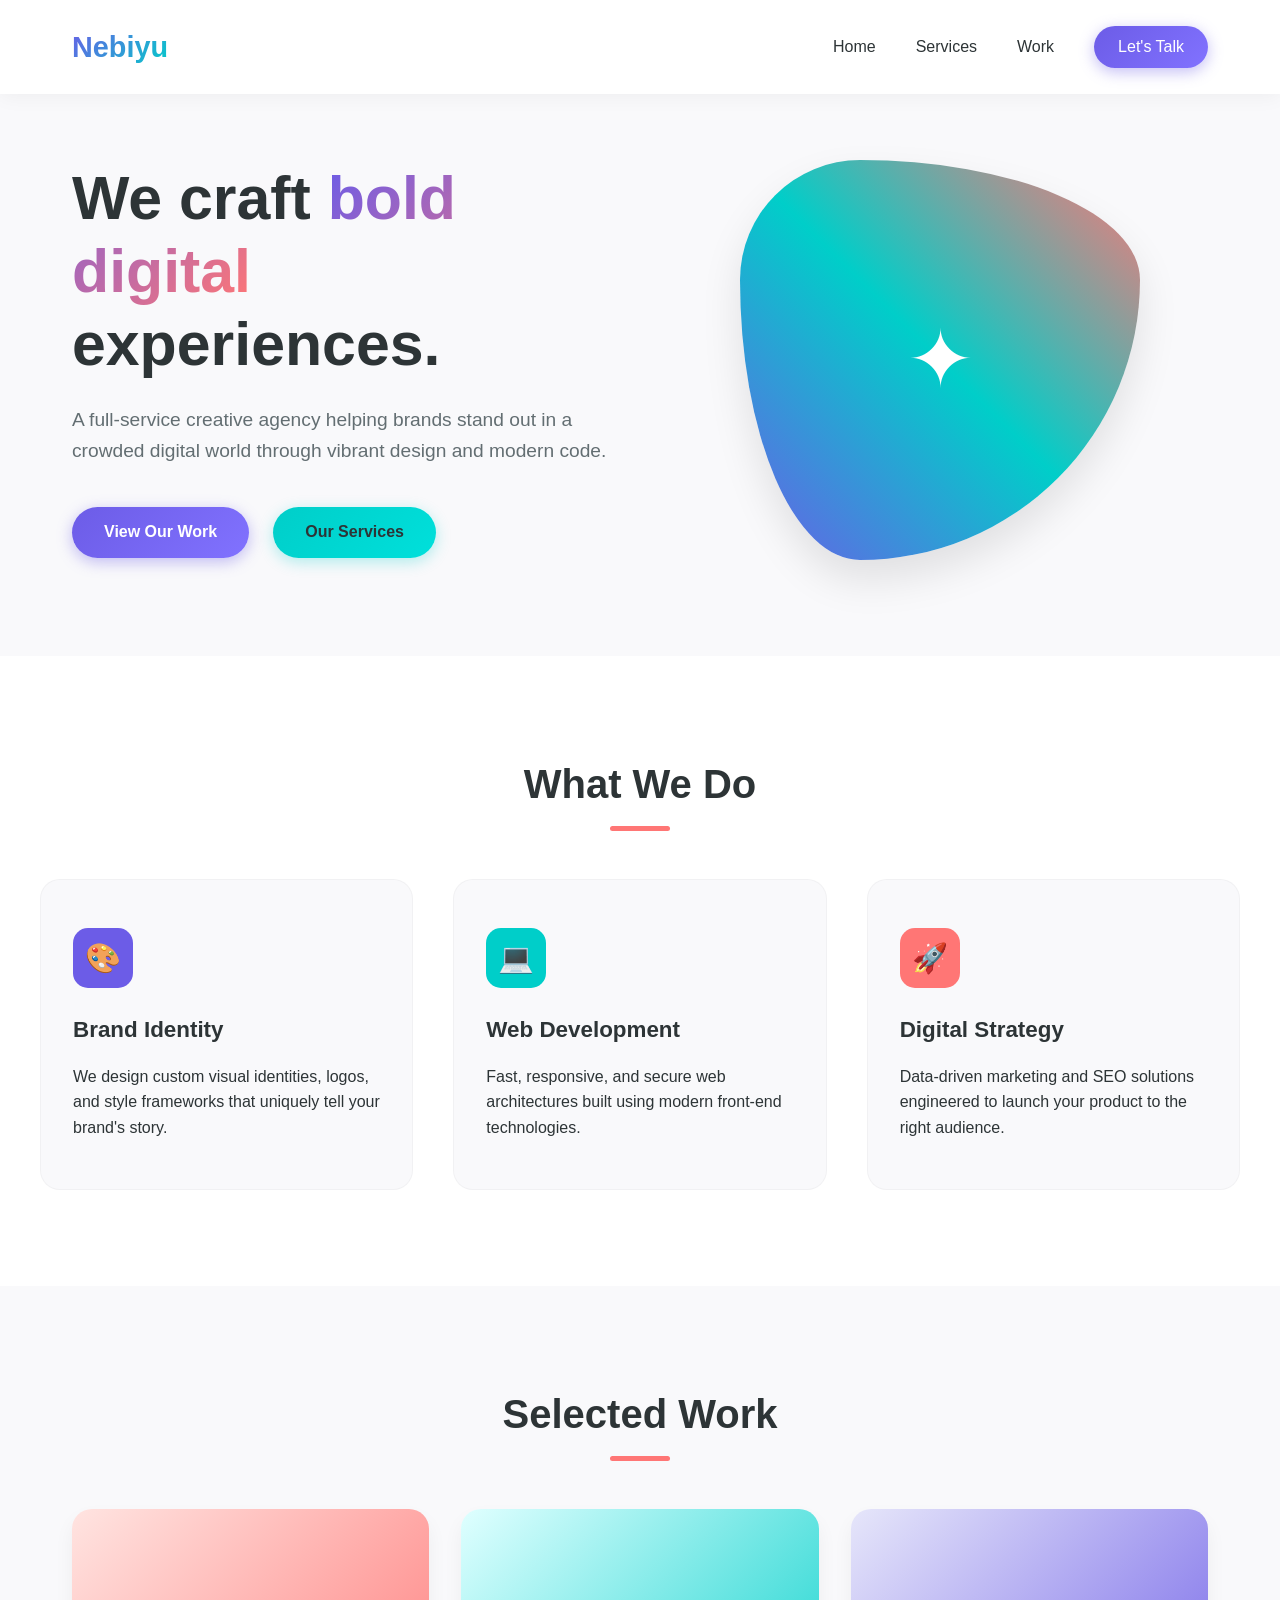
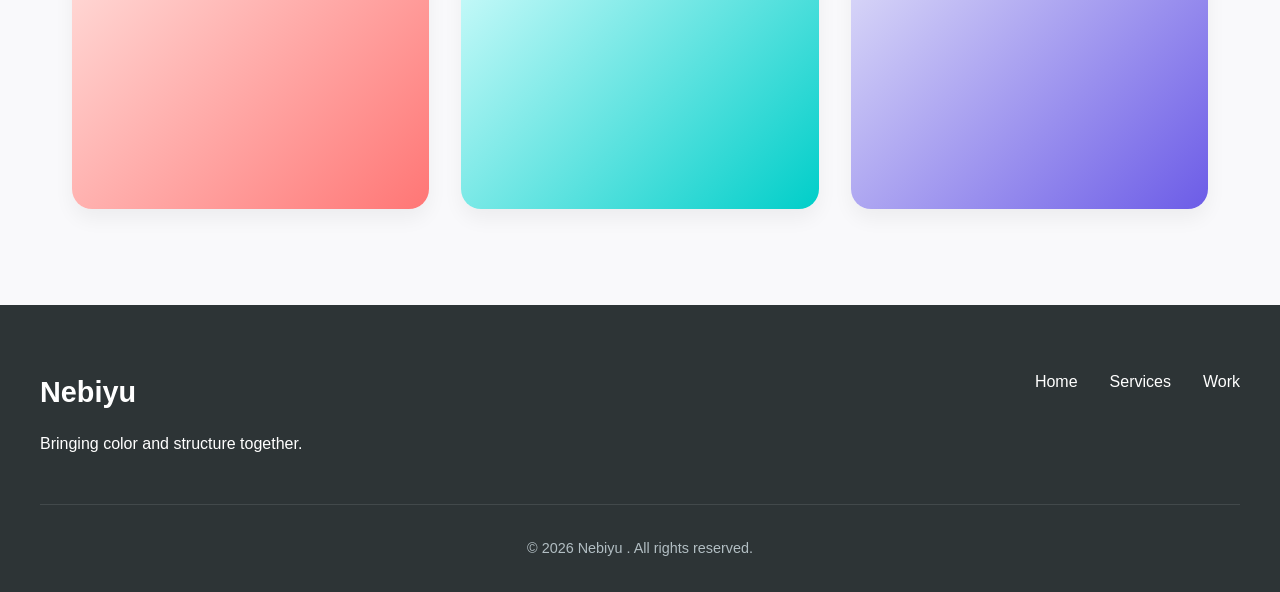
<file: index.html>
<!doctype html>
<html lang="en">

<head>
  <meta charset="UTF-8" />
  <meta name="viewport" content="width=device-width, initial-scale=1.0" />
  <title>Nebiyu | Modern Digital Agency</title>
  <style>
    /* --- Reset & Base Styles --- */
    * {
      margin: 0;
      padding: 0;
      box-sizing: border-box;
      font-family: "Segoe UI", Tahoma, Geneva, Verdana, sans-serif;
    }

    :root {
      --primary: #6c5ce7;
      --secondary: #00cec9;
      --accent: #ff7675;
      --dark: #2d3436;
      --light: #f9f9fb;
      --white: #ffffff;
    }

    body {
      background-color: var(--light);
      color: var(--dark);
      line-height: 1.6;
      overflow-x: hidden;
    }

    a {
      text-decoration: none;
      color: inherit;
    }

    li {
      list-style: none;
    }

    /* --- Components --- */
    .btn {
      display: inline-block;
      padding: 0.8rem 2rem;
      border-radius: 50px;
      font-weight: 600;
      transition: all 0.3s ease;
      cursor: pointer;
      border: none;
    }

    .btn-primary {
      background: linear-gradient(135deg, var(--primary), #8172ff);
      color: var(--white);
      box-shadow: 0 4px 15px rgba(108, 92, 231, 0.4);
    }

    .btn-primary:hover {
      transform: translateY(-3px);
      box-shadow: 0 6px 20px rgba(108, 92, 231, 0.6);
    }

    .btn-secondary {
      background: linear-gradient(135deg, var(--secondary), #00e0db);
      color: var(--dark);
      box-shadow: 0 4px 15px rgba(0, 206, 201, 0.3);
    }

    .btn-secondary:hover {
      transform: translateY(-3px);
      box-shadow: 0 6px 20px rgba(0, 206, 201, 0.5);
    }

    .section-title {
      text-align: center;
      font-size: 2.5rem;
      margin-bottom: 3rem;
      position: relative;
    }

    .section-title::after {
      content: "";
      display: block;
      width: 60px;
      height: 5px;
      background: var(--accent);
      margin: 10px auto 0;
      border-radius: 10px;
    }

    /* --- Header & Navigation --- */
    header {
      background-color: rgba(255, 255, 255, 0.95);
      backdrop-filter: blur(10px);
      position: fixed;
      width: 100%;
      top: 0;
      z-index: 1000;
      box-shadow: 0 2px 20px rgba(0, 0, 0, 0.05);
    }

    .nav-container {
      max-width: 1200px;
      margin: 0 auto;
      display: flex;
      justify-content: space-between;
      align-items: center;
      padding: 1.5rem 2rem;
    }

    .logo {
      font-size: 1.8rem;
      font-weight: 800;
      background: linear-gradient(135deg, var(--primary), var(--secondary));
      -webkit-background-clip: text;
      -webkit-text-fill-color: transparent;
    }

    .nav-links {
      display: flex;
      gap: 2.5rem;
      align-items: center;
    }

    .nav-links a {
      font-weight: 500;
      transition: color 0.3s;
    }

    .nav-links a:hover {
      color: var(--primary);
    }

    /* --- Hero Section --- */
    .hero {
      padding: 10rem 2rem 6rem;
      max-width: 1200px;
      margin: 0 auto;
      display: flex;
      align-items: center;
      justify-content: space-between;
      gap: 4rem;
    }

    .hero-content {
      flex: 1;
    }

    .hero-content h1 {
      font-size: 3.8rem;
      line-height: 1.2;
      margin-bottom: 1.5rem;
    }

    .hero-content h1 span {
      background: linear-gradient(135deg, var(--primary), var(--accent));
      -webkit-background-clip: text;
      -webkit-text-fill-color: transparent;
    }

    .hero-content p {
      font-size: 1.2rem;
      color: #636e72;
      margin-bottom: 2.5rem;
    }

    .hero-buttons {
      display: flex;
      gap: 1.5rem;
    }

    .hero-image {
      flex: 1;
      position: relative;
      display: flex;
      justify-content: center;
    }

    /* Dynamic Colorful Shape for Hero */
    .blob {
      width: 400px;
      height: 400px;
      background: linear-gradient(45deg,
          var(--primary),
          var(--secondary),
          var(--accent));
      border-radius: 30% 70% 70% 30% / 30% 30% 70% 70%;
      animation: morph 8s ease-in-out infinite alternate;
      display: flex;
      align-items: center;
      justify-content: center;
      color: white;
      font-size: 5rem;
      box-shadow: 0 20px 40px rgba(0, 0, 0, 0.1);
    }

    @keyframes morph {
      0% {
        border-radius: 30% 70% 70% 30% / 30% 30% 70% 70%;
      }

      100% {
        border-radius: 70% 30% 30% 70% / 70% 70% 30% 30%;
      }
    }

    /* --- Services Section --- */
    .services {
      padding: 6rem 2rem;
      background-color: var(--white);
    }

    .services-grid {
      max-width: 1200px;
      margin: 0 auto;
      display: grid;
      grid-template-columns: repeat(auto-fit, minmax(300px, 1fr));
      gap: 2.5rem;
    }

    .service-card {
      padding: 3rem 2rem;
      border-radius: 20px;
      background: var(--light);
      transition: all 0.3s ease;
      border: 1px solid rgba(0, 0, 0, 0.03);
    }

    .service-card:hover {
      transform: translateY(-10px);
      box-shadow: 0 15px 30px rgba(0, 0, 0, 0.05);
    }

    .service-icon {
      width: 60px;
      height: 60px;
      border-radius: 15px;
      display: flex;
      align-items: center;
      justify-content: center;
      font-size: 1.8rem;
      color: white;
      margin-bottom: 1.5rem;
    }

    .icon-1 {
      background: var(--primary);
    }

    .icon-2 {
      background: var(--secondary);
    }

    .icon-3 {
      background: var(--accent);
    }

    .service-card h3 {
      margin-bottom: 1rem;
      font-size: 1.4rem;
    }

    /* --- Portfolio Section --- */
    .portfolio {
      padding: 6rem 2rem;
      max-width: 1200px;
      margin: 0 auto;
    }

    .portfolio-grid {
      display: grid;
      grid-template-columns: repeat(auto-fit, minmax(350px, 1fr));
      gap: 2rem;
    }

    .portfolio-item {
      position: relative;
      border-radius: 20px;
      overflow: hidden;
      height: 300px;
      box-shadow: 0 10px 20px rgba(0, 0, 0, 0.05);
    }

    .p-bg-1 {
      background: linear-gradient(135deg, #ffe4e1, #ff7675);
    }

    .p-bg-2 {
      background: linear-gradient(135deg, #e0ffff, #00cec9);
    }

    .p-bg-3 {
      background: linear-gradient(135deg, #e6e6fa, #6c5ce7);
    }

    .portfolio-overlay {
      position: absolute;
      bottom: 0;
      left: 0;
      width: 100%;
      padding: 2rem;
      background: linear-gradient(transparent, rgba(0, 0, 0, 0.8));
      color: var(--white);
      transform: translateY(20px);
      opacity: 0;
      transition: all 0.3s ease;
    }

    .portfolio-item:hover .portfolio-overlay {
      transform: translateY(0);
      opacity: 1;
    }

    /* --- Footer --- */
    footer {
      background-color: var(--dark);
      color: var(--white);
      padding: 4rem 2rem 2rem;
    }

    .footer-content {
      max-width: 1200px;
      margin: 0 auto;
      display: flex;
      justify-content: space-between;
      flex-wrap: wrap;
      gap: 2.5rem;
      border-bottom: 1px solid rgba(255, 255, 255, 0.1);
      padding-bottom: 3rem;
    }

    .footer-brand h2 {
      font-size: 1.8rem;
      margin-bottom: 1rem;
    }

    .footer-links ul {
      display: flex;
      gap: 2rem;
    }

    .footer-bottom {
      text-align: center;
      padding-top: 2rem;
      font-size: 0.9rem;
      color: #b2bec3;
    }

    /* --- Responsive Design --- */
    @media (max-width: 968px) {
      .hero {
        flex-direction: column;
        text-align: center;
        padding-top: 8rem;
      }

      .hero-content h1 {
        font-size: 2.8rem;
      }

      .hero-buttons {
        justify-content: center;
      }

      .blob {
        width: 300px;
        height: 300px;
      }

      .nav-links {
        display: none;
        /* In a full build, add a mobile menu toggle here */
      }
    }
  </style>
</head>

<body>
  <header>
    <nav class="nav-container">
      <div class="logo">Nebiyu</div>
      <ul class="nav-links">
        <li><a href="#home">Home</a></li>
        <li><a href="#services">Services</a></li>
        <li><a href="#portfolio">Work</a></li>
        <li>
          <a href="#contact" class="btn btn-primary" style="padding: 0.5rem 1.5rem; color: white">Let's Talk</a>
        </li>
      </ul>
    </nav>
  </header>

  <section class="hero" id="home">
    <div class="hero-content">
      <h1>We craft <span>bold digital</span> experiences.</h1>
      <p>
        A full-service creative agency helping brands stand out in a crowded
        digital world through vibrant design and modern code.
      </p>
      <div class="hero-buttons">
        <a href="#portfolio" class="btn btn-primary">View Our Work</a>
        <a href="#services" class="btn btn-secondary">Our Services</a>
      </div>
    </div>
    <div class="hero-image">
      <div class="blob">✦</div>
    </div>
  </section>

  <section class="services" id="services">
    <h2 class="section-title">What We Do</h2>
    <div class="services-grid">
      <div class="service-card">
        <div class="service-icon icon-1">🎨</div>
        <h3>Brand Identity</h3>
        <p>
          We design custom visual identities, logos, and style frameworks that
          uniquely tell your brand's story.
        </p>
      </div>
      <div class="service-card">
        <div class="service-icon icon-2">💻</div>
        <h3>Web Development</h3>
        <p>
          Fast, responsive, and secure web architectures built using modern
          front-end technologies.
        </p>
      </div>
      <div class="service-card">
        <div class="service-icon icon-3">🚀</div>
        <h3>Digital Strategy</h3>
        <p>
          Data-driven marketing and SEO solutions engineered to launch your
          product to the right audience.
        </p>
      </div>
    </div>
  </section>

  <section class="portfolio" id="portfolio">
    <h2 class="section-title">Selected Work</h2>
    <div class="portfolio-grid">
      <div class="portfolio-item p-bg-1">
        <div class="portfolio-overlay">
          <h3>Aura Branding</h3>
          <p>Identity & Packaging Design</p>
        </div>
      </div>
      <div class="portfolio-item p-bg-2">
        <div class="portfolio-overlay">
          <h3>Zenith App</h3>
          <p>UI/UX Mobile Application</p>
        </div>
      </div>
      <div class="portfolio-item p-bg-3">
        <div class="portfolio-overlay">
          <h3>Pulse E-Commerce</h3>
          <p>Web Platform Development</p>
        </div>
      </div>
    </div>
  </section>

  <footer>
    <div class="footer-content" id="contact">
      <div class="footer-brand">
        <h2>Nebiyu</h2>
        <p>Bringing color and structure together.</p>
      </div>
      <div class="footer-links">
        <ul>
          <li><a href="#home">Home</a></li>
          <li><a href="#services">Services</a></li>
          <li><a href="#portfolio">Work</a></li>
        </ul>
      </div>
    </div>
    <div class="footer-bottom">
      <p>&copy; 2026 Nebiyu . All rights reserved.</p>
    </div>
  </footer>
</body>

</html>
</file>
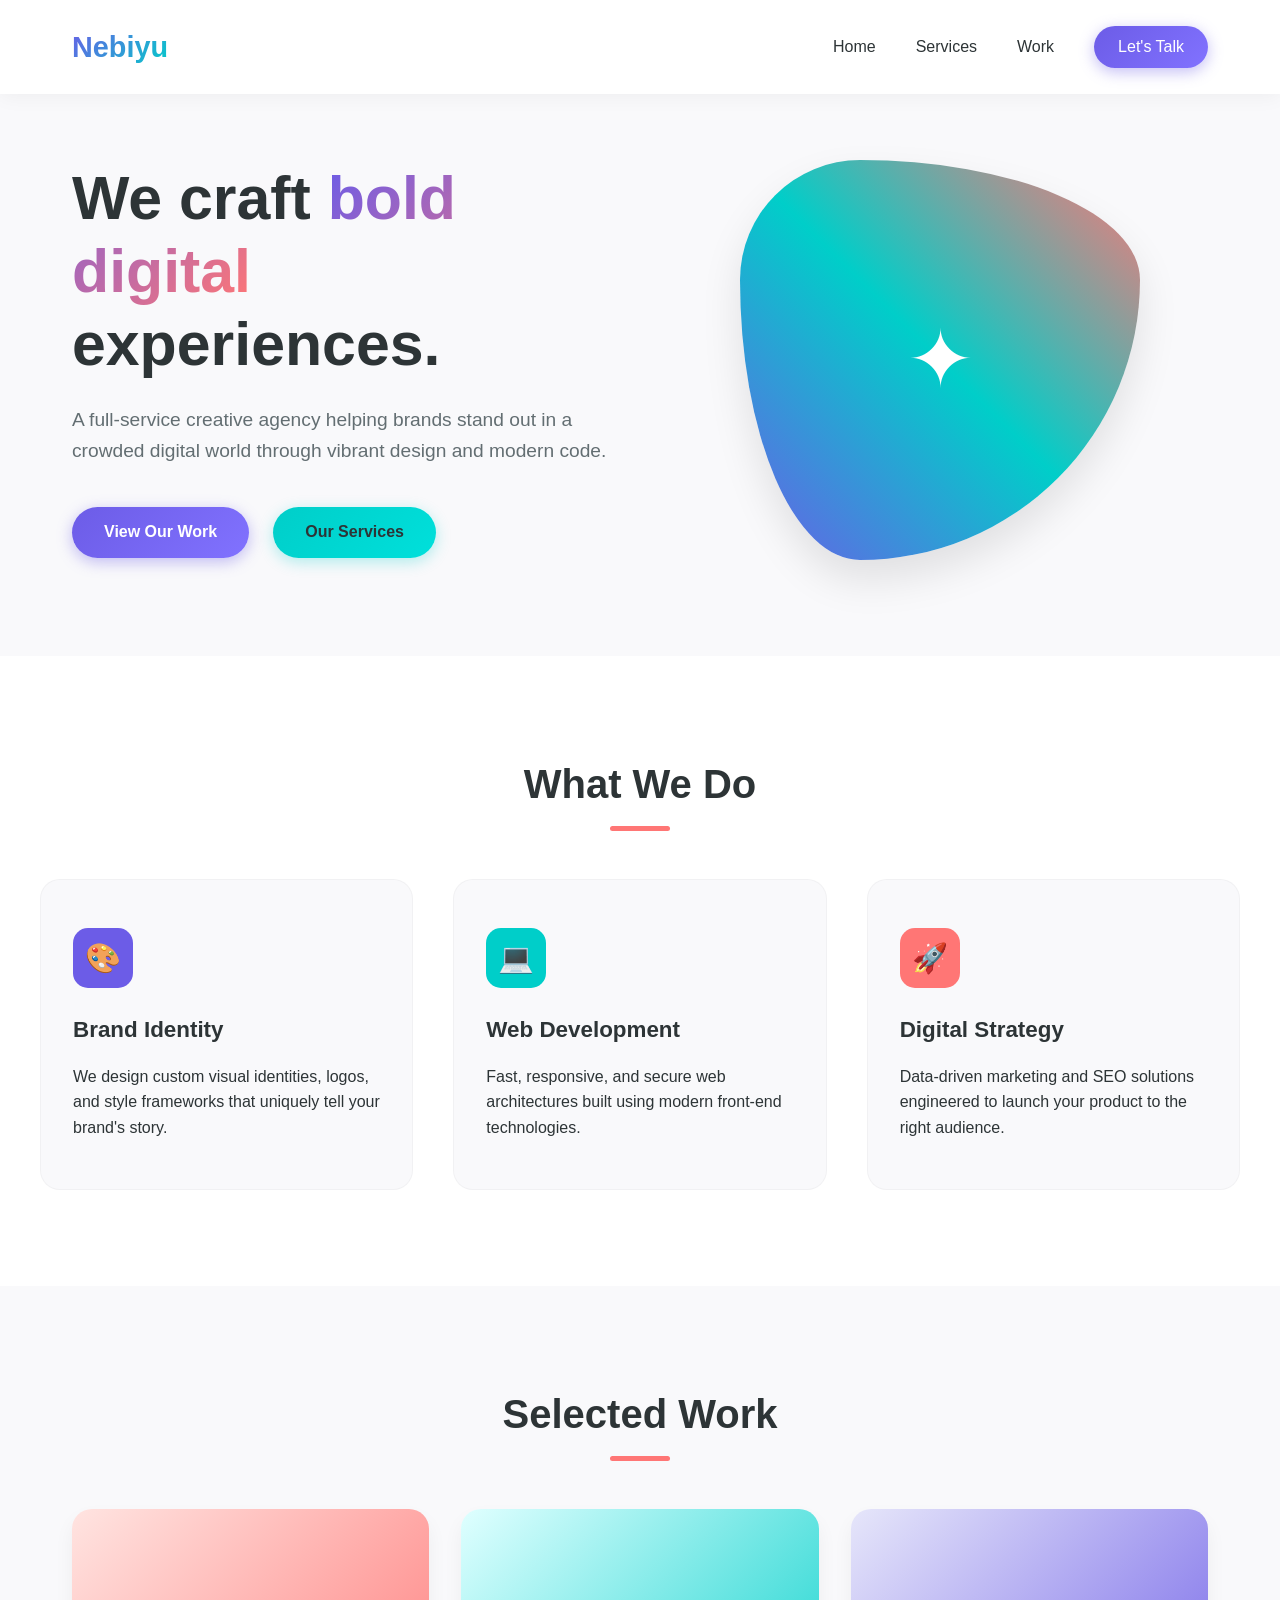
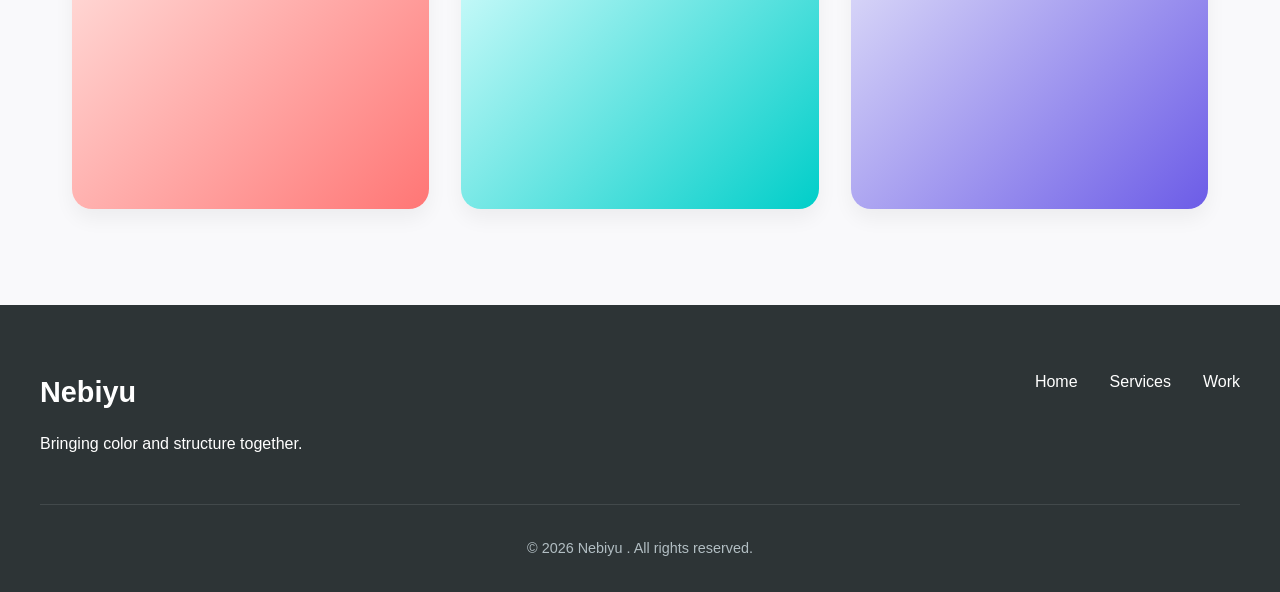
<file: Nebiyu.html>
<!doctype html>
<html lang="en">

<head>
  <meta charset="UTF-8" />
  <meta name="viewport" content="width=device-width, initial-scale=1.0" />
  <title>Nebiyu | Modern Digital Agency</title>
  <style>
    /* --- Reset & Base Styles --- */
    * {
      margin: 0;
      padding: 0;
      box-sizing: border-box;
      font-family: "Segoe UI", Tahoma, Geneva, Verdana, sans-serif;
    }

    :root {
      --primary: #6c5ce7;
      --secondary: #00cec9;
      --accent: #ff7675;
      --dark: #2d3436;
      --light: #f9f9fb;
      --white: #ffffff;
    }

    body {
      background-color: var(--light);
      color: var(--dark);
      line-height: 1.6;
      overflow-x: hidden;
    }

    a {
      text-decoration: none;
      color: inherit;
    }

    li {
      list-style: none;
    }

    /* --- Components --- */
    .btn {
      display: inline-block;
      padding: 0.8rem 2rem;
      border-radius: 50px;
      font-weight: 600;
      transition: all 0.3s ease;
      cursor: pointer;
      border: none;
    }

    .btn-primary {
      background: linear-gradient(135deg, var(--primary), #8172ff);
      color: var(--white);
      box-shadow: 0 4px 15px rgba(108, 92, 231, 0.4);
    }

    .btn-primary:hover {
      transform: translateY(-3px);
      box-shadow: 0 6px 20px rgba(108, 92, 231, 0.6);
    }

    .btn-secondary {
      background: linear-gradient(135deg, var(--secondary), #00e0db);
      color: var(--dark);
      box-shadow: 0 4px 15px rgba(0, 206, 201, 0.3);
    }

    .btn-secondary:hover {
      transform: translateY(-3px);
      box-shadow: 0 6px 20px rgba(0, 206, 201, 0.5);
    }

    .section-title {
      text-align: center;
      font-size: 2.5rem;
      margin-bottom: 3rem;
      position: relative;
    }

    .section-title::after {
      content: "";
      display: block;
      width: 60px;
      height: 5px;
      background: var(--accent);
      margin: 10px auto 0;
      border-radius: 10px;
    }

    /* --- Header & Navigation --- */
    header {
      background-color: rgba(255, 255, 255, 0.95);
      backdrop-filter: blur(10px);
      position: fixed;
      width: 100%;
      top: 0;
      z-index: 1000;
      box-shadow: 0 2px 20px rgba(0, 0, 0, 0.05);
    }

    .nav-container {
      max-width: 1200px;
      margin: 0 auto;
      display: flex;
      justify-content: space-between;
      align-items: center;
      padding: 1.5rem 2rem;
    }

    .logo {
      font-size: 1.8rem;
      font-weight: 800;
      background: linear-gradient(135deg, var(--primary), var(--secondary));
      -webkit-background-clip: text;
      -webkit-text-fill-color: transparent;
    }

    .nav-links {
      display: flex;
      gap: 2.5rem;
      align-items: center;
    }

    .nav-links a {
      font-weight: 500;
      transition: color 0.3s;
    }

    .nav-links a:hover {
      color: var(--primary);
    }

    /* --- Hero Section --- */
    .hero {
      padding: 10rem 2rem 6rem;
      max-width: 1200px;
      margin: 0 auto;
      display: flex;
      align-items: center;
      justify-content: space-between;
      gap: 4rem;
    }

    .hero-content {
      flex: 1;
    }

    .hero-content h1 {
      font-size: 3.8rem;
      line-height: 1.2;
      margin-bottom: 1.5rem;
    }

    .hero-content h1 span {
      background: linear-gradient(135deg, var(--primary), var(--accent));
      -webkit-background-clip: text;
      -webkit-text-fill-color: transparent;
    }

    .hero-content p {
      font-size: 1.2rem;
      color: #636e72;
      margin-bottom: 2.5rem;
    }

    .hero-buttons {
      display: flex;
      gap: 1.5rem;
    }

    .hero-image {
      flex: 1;
      position: relative;
      display: flex;
      justify-content: center;
    }

    /* Dynamic Colorful Shape for Hero */
    .blob {
      width: 400px;
      height: 400px;
      background: linear-gradient(45deg,
          var(--primary),
          var(--secondary),
          var(--accent));
      border-radius: 30% 70% 70% 30% / 30% 30% 70% 70%;
      animation: morph 8s ease-in-out infinite alternate;
      display: flex;
      align-items: center;
      justify-content: center;
      color: white;
      font-size: 5rem;
      box-shadow: 0 20px 40px rgba(0, 0, 0, 0.1);
    }

    @keyframes morph {
      0% {
        border-radius: 30% 70% 70% 30% / 30% 30% 70% 70%;
      }

      100% {
        border-radius: 70% 30% 30% 70% / 70% 70% 30% 30%;
      }
    }

    /* --- Services Section --- */
    .services {
      padding: 6rem 2rem;
      background-color: var(--white);
    }

    .services-grid {
      max-width: 1200px;
      margin: 0 auto;
      display: grid;
      grid-template-columns: repeat(auto-fit, minmax(300px, 1fr));
      gap: 2.5rem;
    }

    .service-card {
      padding: 3rem 2rem;
      border-radius: 20px;
      background: var(--light);
      transition: all 0.3s ease;
      border: 1px solid rgba(0, 0, 0, 0.03);
    }

    .service-card:hover {
      transform: translateY(-10px);
      box-shadow: 0 15px 30px rgba(0, 0, 0, 0.05);
    }

    .service-icon {
      width: 60px;
      height: 60px;
      border-radius: 15px;
      display: flex;
      align-items: center;
      justify-content: center;
      font-size: 1.8rem;
      color: white;
      margin-bottom: 1.5rem;
    }

    .icon-1 {
      background: var(--primary);
    }

    .icon-2 {
      background: var(--secondary);
    }

    .icon-3 {
      background: var(--accent);
    }

    .service-card h3 {
      margin-bottom: 1rem;
      font-size: 1.4rem;
    }

    /* --- Portfolio Section --- */
    .portfolio {
      padding: 6rem 2rem;
      max-width: 1200px;
      margin: 0 auto;
    }

    .portfolio-grid {
      display: grid;
      grid-template-columns: repeat(auto-fit, minmax(350px, 1fr));
      gap: 2rem;
    }

    .portfolio-item {
      position: relative;
      border-radius: 20px;
      overflow: hidden;
      height: 300px;
      box-shadow: 0 10px 20px rgba(0, 0, 0, 0.05);
    }

    .p-bg-1 {
      background: linear-gradient(135deg, #ffe4e1, #ff7675);
    }

    .p-bg-2 {
      background: linear-gradient(135deg, #e0ffff, #00cec9);
    }

    .p-bg-3 {
      background: linear-gradient(135deg, #e6e6fa, #6c5ce7);
    }

    .portfolio-overlay {
      position: absolute;
      bottom: 0;
      left: 0;
      width: 100%;
      padding: 2rem;
      background: linear-gradient(transparent, rgba(0, 0, 0, 0.8));
      color: var(--white);
      transform: translateY(20px);
      opacity: 0;
      transition: all 0.3s ease;
    }

    .portfolio-item:hover .portfolio-overlay {
      transform: translateY(0);
      opacity: 1;
    }

    /* --- Footer --- */
    footer {
      background-color: var(--dark);
      color: var(--white);
      padding: 4rem 2rem 2rem;
    }

    .footer-content {
      max-width: 1200px;
      margin: 0 auto;
      display: flex;
      justify-content: space-between;
      flex-wrap: wrap;
      gap: 2.5rem;
      border-bottom: 1px solid rgba(255, 255, 255, 0.1);
      padding-bottom: 3rem;
    }

    .footer-brand h2 {
      font-size: 1.8rem;
      margin-bottom: 1rem;
    }

    .footer-links ul {
      display: flex;
      gap: 2rem;
    }

    .footer-bottom {
      text-align: center;
      padding-top: 2rem;
      font-size: 0.9rem;
      color: #b2bec3;
    }

    /* --- Responsive Design --- */
    @media (max-width: 968px) {
      .hero {
        flex-direction: column;
        text-align: center;
        padding-top: 8rem;
      }

      .hero-content h1 {
        font-size: 2.8rem;
      }

      .hero-buttons {
        justify-content: center;
      }

      .blob {
        width: 300px;
        height: 300px;
      }

      .nav-links {
        display: none;
        /* In a full build, add a mobile menu toggle here */
      }
    }
  </style>
</head>

<body>
  <header>
    <nav class="nav-container">
      <div class="logo">Nebiyu</div>
      <ul class="nav-links">
        <li><a href="#home">Home</a></li>
        <li><a href="#services">Services</a></li>
        <li><a href="#portfolio">Work</a></li>
        <li>
          <a href="#contact" class="btn btn-primary" style="padding: 0.5rem 1.5rem; color: white">Let's Talk</a>
        </li>
      </ul>
    </nav>
  </header>

  <section class="hero" id="home">
    <div class="hero-content">
      <h1>We craft <span>bold digital</span> experiences.</h1>
      <p>
        A full-service creative agency helping brands stand out in a crowded
        digital world through vibrant design and modern code.
      </p>
      <div class="hero-buttons">
        <a href="#portfolio" class="btn btn-primary">View Our Work</a>
        <a href="#services" class="btn btn-secondary">Our Services</a>
      </div>
    </div>
    <div class="hero-image">
      <div class="blob">✦</div>
    </div>
  </section>

  <section class="services" id="services">
    <h2 class="section-title">What We Do</h2>
    <div class="services-grid">
      <div class="service-card">
        <div class="service-icon icon-1">🎨</div>
        <h3>Brand Identity</h3>
        <p>
          We design custom visual identities, logos, and style frameworks that
          uniquely tell your brand's story.
        </p>
      </div>
      <div class="service-card">
        <div class="service-icon icon-2">💻</div>
        <h3>Web Development</h3>
        <p>
          Fast, responsive, and secure web architectures built using modern
          front-end technologies.
        </p>
      </div>
      <div class="service-card">
        <div class="service-icon icon-3">🚀</div>
        <h3>Digital Strategy</h3>
        <p>
          Data-driven marketing and SEO solutions engineered to launch your
          product to the right audience.
        </p>
      </div>
    </div>
  </section>

  <section class="portfolio" id="portfolio">
    <h2 class="section-title">Selected Work</h2>
    <div class="portfolio-grid">
      <div class="portfolio-item p-bg-1">
        <div class="portfolio-overlay">
          <h3>Aura Branding</h3>
          <p>Identity & Packaging Design</p>
        </div>
      </div>
      <div class="portfolio-item p-bg-2">
        <div class="portfolio-overlay">
          <h3>Zenith App</h3>
          <p>UI/UX Mobile Application</p>
        </div>
      </div>
      <div class="portfolio-item p-bg-3">
        <div class="portfolio-overlay">
          <h3>Pulse E-Commerce</h3>
          <p>Web Platform Development</p>
        </div>
      </div>
    </div>
  </section>

  <footer>
    <div class="footer-content" id="contact">
      <div class="footer-brand">
        <h2>Nebiyu</h2>
        <p>Bringing color and structure together.</p>
      </div>
      <div class="footer-links">
        <ul>
          <li><a href="#home">Home</a></li>
          <li><a href="#services">Services</a></li>
          <li><a href="#portfolio">Work</a></li>
        </ul>
      </div>
    </div>
    <div class="footer-bottom">
      <p>&copy; 2026 Nebiyu . All rights reserved.</p>
    </div>
  </footer>
</body>

</html>
</file>
